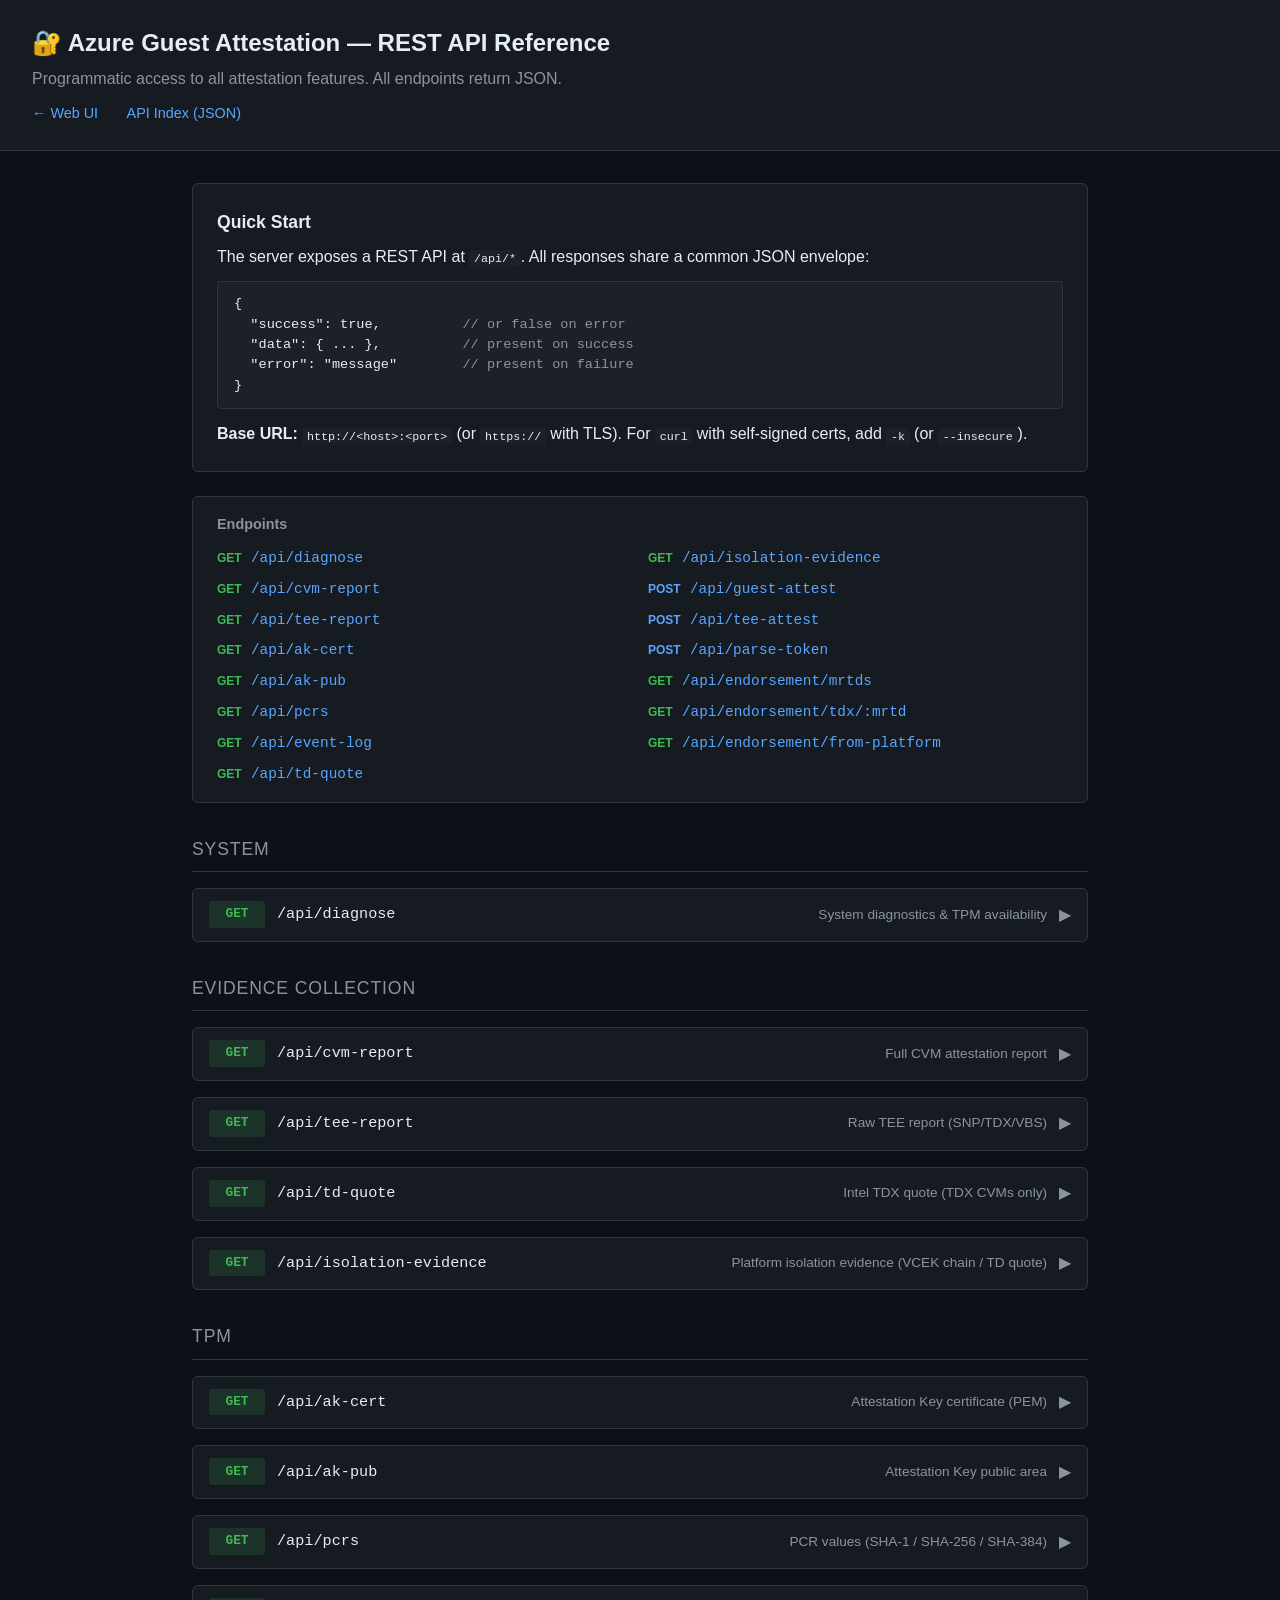
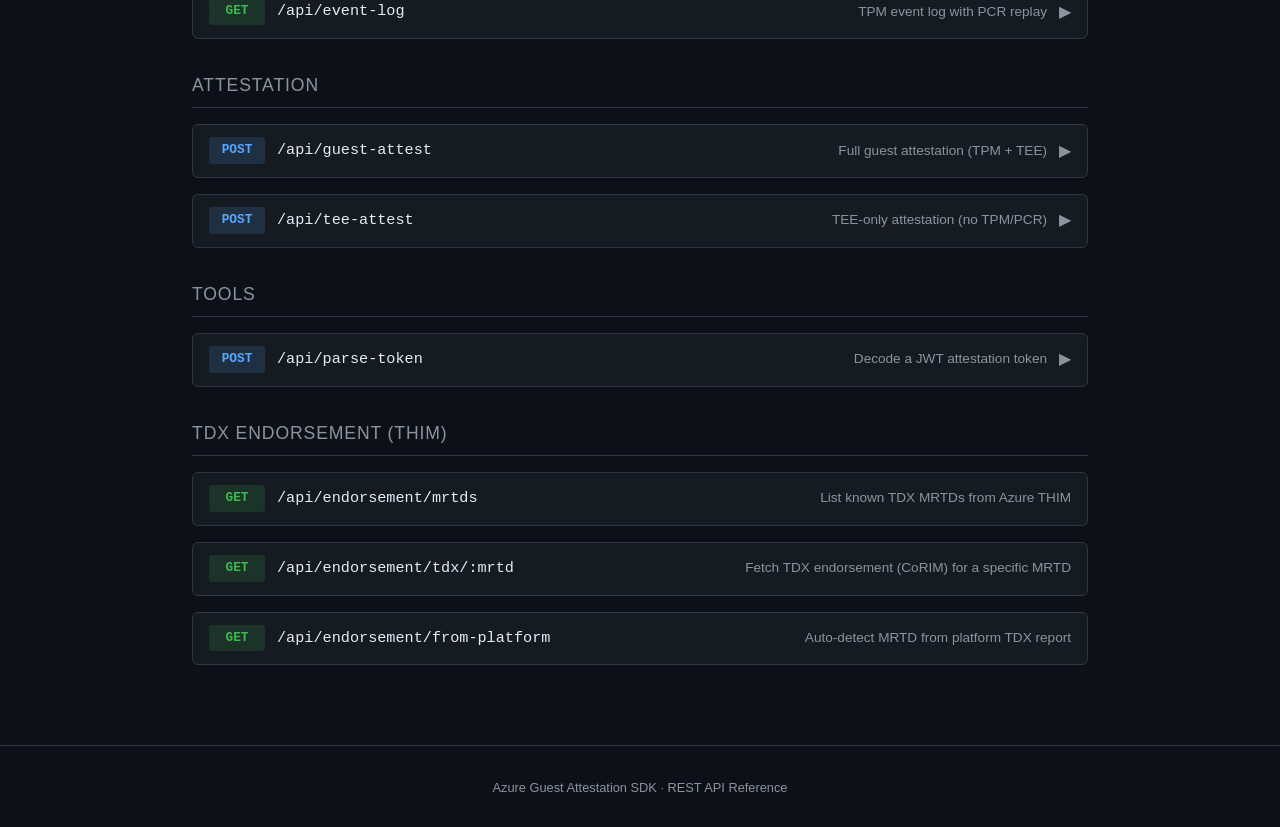
<file: tools/azure-guest-attest-web/static/api-docs.html>
<!DOCTYPE html>
<html lang="en">
<head>
    <meta charset="UTF-8">
    <meta name="viewport" content="width=device-width, initial-scale=1.0">
    <title>Azure Guest Attestation — REST API Reference</title>
    <style>
        :root {
            --bg: #0d1117;
            --bg-card: #161b22;
            --bg-code: #1c2128;
            --border: #30363d;
            --text: #e6edf3;
            --text-muted: #8b949e;
            --accent: #58a6ff;
            --accent-green: #3fb950;
            --accent-yellow: #d29922;
            --accent-orange: #f0883e;
            --accent-purple: #bc8cff;
            --method-get: #3fb950;
            --method-post: #58a6ff;
        }
        * { margin: 0; padding: 0; box-sizing: border-box; }
        body {
            font-family: -apple-system, BlinkMacSystemFont, "Segoe UI", Helvetica, Arial, sans-serif;
            background: var(--bg);
            color: var(--text);
            line-height: 1.6;
        }
        header {
            background: var(--bg-card);
            border-bottom: 1px solid var(--border);
            padding: 1.5rem 2rem;
        }
        header h1 { font-size: 1.5rem; }
        header p { color: var(--text-muted); margin-top: 0.25rem; }
        header .links { margin-top: 0.5rem; }
        header .links a {
            color: var(--accent);
            text-decoration: none;
            margin-right: 1.5rem;
            font-size: 0.9rem;
        }
        header .links a:hover { text-decoration: underline; }
        .container { max-width: 960px; margin: 0 auto; padding: 2rem; }
        .section-title {
            font-size: 1.1rem;
            color: var(--text-muted);
            text-transform: uppercase;
            letter-spacing: 0.05em;
            margin: 2rem 0 1rem;
            border-bottom: 1px solid var(--border);
            padding-bottom: 0.5rem;
        }
        .intro {
            background: var(--bg-card);
            border: 1px solid var(--border);
            border-radius: 6px;
            padding: 1.5rem;
            margin-bottom: 1.5rem;
        }
        .intro h2 { font-size: 1.1rem; margin-bottom: 0.5rem; }
        .intro code { background: var(--bg-code); padding: 0.15em 0.4em; border-radius: 3px; font-size: 0.9em; }
        .intro pre {
            background: var(--bg-code);
            border: 1px solid var(--border);
            border-radius: 4px;
            padding: 0.75rem 1rem;
            margin-top: 0.75rem;
            overflow-x: auto;
            font-size: 0.85rem;
            line-height: 1.5;
        }
        .endpoint {
            background: var(--bg-card);
            border: 1px solid var(--border);
            border-radius: 6px;
            margin-bottom: 1rem;
        }
        .endpoint-header {
            display: flex;
            align-items: center;
            gap: 0.75rem;
            padding: 0.75rem 1rem;
            cursor: pointer;
            user-select: none;
            border-bottom: 1px solid transparent;
        }
        .endpoint-header:hover { background: rgba(88,166,255,0.04); }
        .endpoint.open .endpoint-header { border-bottom-color: var(--border); }
        .method {
            font-family: monospace;
            font-weight: 700;
            font-size: 0.8rem;
            padding: 0.2rem 0.5rem;
            border-radius: 3px;
            min-width: 3.5rem;
            text-align: center;
            flex-shrink: 0;
        }
        .method-get { background: rgba(63,185,80,0.15); color: var(--method-get); }
        .method-post { background: rgba(88,166,255,0.15); color: var(--method-post); }
        .endpoint-path {
            font-family: monospace;
            font-size: 0.95rem;
            color: var(--text);
        }
        .endpoint-desc {
            color: var(--text-muted);
            font-size: 0.85rem;
            margin-left: auto;
        }
        .endpoint-arrow {
            color: var(--text-muted);
            transition: transform 0.15s;
            flex-shrink: 0;
        }
        .endpoint.open .endpoint-arrow { transform: rotate(90deg); }
        .endpoint-body {
            display: none;
            padding: 1rem;
        }
        .endpoint.open .endpoint-body { display: block; }
        .endpoint-body p { margin-bottom: 0.75rem; color: var(--text-muted); }
        .endpoint-body h4 {
            font-size: 0.85rem;
            color: var(--accent);
            margin: 1rem 0 0.5rem;
            text-transform: uppercase;
            letter-spacing: 0.04em;
        }
        .endpoint-body h4:first-child { margin-top: 0; }
        .params-table {
            width: 100%;
            border-collapse: collapse;
            font-size: 0.85rem;
            margin-bottom: 0.75rem;
        }
        .params-table th {
            text-align: left;
            padding: 0.4rem 0.6rem;
            border-bottom: 1px solid var(--border);
            color: var(--text-muted);
            font-weight: 600;
        }
        .params-table td {
            padding: 0.4rem 0.6rem;
            border-bottom: 1px solid var(--border);
            vertical-align: top;
        }
        .params-table td:first-child {
            font-family: monospace;
            color: var(--accent-yellow);
            white-space: nowrap;
        }
        .params-table .optional { color: var(--text-muted); font-style: italic; }
        .params-table .type-badge {
            font-family: monospace;
            font-size: 0.8em;
            color: var(--accent-purple);
        }
        pre.curl {
            background: var(--bg-code);
            border: 1px solid var(--border);
            border-radius: 4px;
            padding: 0.75rem 1rem;
            overflow-x: auto;
            font-size: 0.82rem;
            line-height: 1.5;
            position: relative;
        }
        pre.curl .comment { color: var(--text-muted); }
        .response-example {
            background: var(--bg-code);
            border: 1px solid var(--border);
            border-radius: 4px;
            padding: 0.75rem 1rem;
            overflow-x: auto;
            font-size: 0.82rem;
            line-height: 1.5;
        }
        .toc {
            background: var(--bg-card);
            border: 1px solid var(--border);
            border-radius: 6px;
            padding: 1rem 1.5rem;
            margin-bottom: 1.5rem;
        }
        .toc h3 { font-size: 0.9rem; margin-bottom: 0.5rem; color: var(--text-muted); }
        .toc ul { list-style: none; columns: 2; }
        .toc li { margin-bottom: 0.3rem; }
        .toc a {
            color: var(--accent);
            text-decoration: none;
            font-size: 0.9rem;
            font-family: monospace;
        }
        .toc a:hover { text-decoration: underline; }
        .toc .m { font-weight: 700; font-size: 0.75rem; margin-right: 0.3rem; }
        .toc .mg { color: var(--method-get); }
        .toc .mp { color: var(--method-post); }
        footer {
            text-align: center;
            color: var(--text-muted);
            font-size: 0.8rem;
            padding: 2rem;
            border-top: 1px solid var(--border);
            margin-top: 2rem;
        }
        @media (max-width: 640px) {
            .toc ul { columns: 1; }
            .endpoint-desc { display: none; }
        }
    </style>
</head>
<body>
    <header>
        <h1>🔐 Azure Guest Attestation — REST API Reference</h1>
        <p>Programmatic access to all attestation features. All endpoints return JSON.</p>
        <div class="links">
            <a href="/">← Web UI</a>
            <a href="/api">API Index (JSON)</a>
        </div>
    </header>

    <div class="container">
        <div class="intro">
            <h2>Quick Start</h2>
            <p>
                The server exposes a REST API at <code>/api/*</code>.
                All responses share a common JSON envelope:
            </p>
<pre>{
  "success": true,          <span style="color:var(--text-muted)">// or false on error</span>
  "data": { ... },          <span style="color:var(--text-muted)">// present on success</span>
  "error": "message"        <span style="color:var(--text-muted)">// present on failure</span>
}</pre>
            <p style="margin-top:0.75rem">
                <strong>Base URL:</strong> <code>http://&lt;host&gt;:&lt;port&gt;</code> (or <code>https://</code> with TLS).
                For <code>curl</code> with self-signed certs, add <code>-k</code> (or <code>--insecure</code>).
            </p>
        </div>

        <!-- Table of Contents -->
        <div class="toc">
            <h3>Endpoints</h3>
            <ul>
                <li><span class="m mg">GET</span>  <a href="#ep-diagnose">/api/diagnose</a></li>
                <li><span class="m mg">GET</span>  <a href="#ep-cvm-report">/api/cvm-report</a></li>
                <li><span class="m mg">GET</span>  <a href="#ep-tee-report">/api/tee-report</a></li>
                <li><span class="m mg">GET</span>  <a href="#ep-ak-cert">/api/ak-cert</a></li>
                <li><span class="m mg">GET</span>  <a href="#ep-ak-pub">/api/ak-pub</a></li>
                <li><span class="m mg">GET</span>  <a href="#ep-pcrs">/api/pcrs</a></li>
                <li><span class="m mg">GET</span>  <a href="#ep-event-log">/api/event-log</a></li>
                <li><span class="m mg">GET</span>  <a href="#ep-td-quote">/api/td-quote</a></li>
                <li><span class="m mg">GET</span>  <a href="#ep-isolation-evidence">/api/isolation-evidence</a></li>
                <li><span class="m mp">POST</span> <a href="#ep-guest-attest">/api/guest-attest</a></li>
                <li><span class="m mp">POST</span> <a href="#ep-tee-attest">/api/tee-attest</a></li>
                <li><span class="m mp">POST</span> <a href="#ep-parse-token">/api/parse-token</a></li>
                <li><span class="m mg">GET</span>  <a href="#ep-endorsement-mrtds">/api/endorsement/mrtds</a></li>
                <li><span class="m mg">GET</span>  <a href="#ep-endorsement-tdx">/api/endorsement/tdx/:mrtd</a></li>
                <li><span class="m mg">GET</span>  <a href="#ep-endorsement-platform">/api/endorsement/from-platform</a></li>
            </ul>
        </div>

        <!-- ============================================================ -->
        <div class="section-title">System</div>

        <div class="endpoint" id="ep-diagnose">
            <div class="endpoint-header" onclick="toggle(this)">
                <span class="method method-get">GET</span>
                <span class="endpoint-path">/api/diagnose</span>
                <span class="endpoint-desc">System diagnostics &amp; TPM availability</span>
                <span class="endpoint-arrow">▶</span>
            </div>
            <div class="endpoint-body">
                <p>Check OS platform, TPM availability, and CVM type detection. No parameters required.</p>
                <h4>Example</h4>
<pre class="curl"><span class="comment"># curl</span>
curl -s http://localhost:8080/api/diagnose | jq .

<span class="comment"># PowerShell</span>
Invoke-RestMethod http://localhost:8080/api/diagnose | ConvertTo-Json</pre>
                <h4>Response</h4>
<pre class="response-example">{
  "success": true,
  "data": {
    "os": "linux",
    "arch": "x86_64",
    "tpm_available": true,
    "tpm_status": "TPM opened successfully",
    "cvm_type": "SnpVmReport"
  }
}</pre>
            </div>
        </div>

        <!-- ============================================================ -->
        <div class="section-title">Evidence Collection</div>

        <div class="endpoint" id="ep-cvm-report">
            <div class="endpoint-header" onclick="toggle(this)">
                <span class="method method-get">GET</span>
                <span class="endpoint-path">/api/cvm-report</span>
                <span class="endpoint-desc">Full CVM attestation report</span>
                <span class="endpoint-arrow">▶</span>
            </div>
            <div class="endpoint-body">
                <p>Fetch the full CVM attestation report from the TPM NV index: report header, TEE report (SNP/TDX/VBS), and runtime claims.</p>
                <h4>Query Parameters</h4>
                <table class="params-table">
                    <tr><th>Name</th><th>Type</th><th>Description</th></tr>
                    <tr>
                        <td>user_data</td>
                        <td><span class="type-badge">string</span></td>
                        <td class="optional">Optional. Formats: <code>hex:deadbeef</code>, <code>utf8:hello</code>, or raw hex string. ≤64 bytes.</td>
                    </tr>
                </table>
                <h4>Example</h4>
<pre class="curl"><span class="comment"># Without user data</span>
curl -s http://localhost:8080/api/cvm-report | jq .

<span class="comment"># With hex user data</span>
curl -s "http://localhost:8080/api/cvm-report?user_data=hex:deadbeef" | jq .

<span class="comment"># With UTF-8 user data</span>
curl -s "http://localhost:8080/api/cvm-report?user_data=utf8:hello" | jq .</pre>
                <h4>Response Fields</h4>
                <table class="params-table">
                    <tr><th>Field</th><th>Type</th><th>Description</th></tr>
                    <tr><td>report_header</td><td><span class="type-badge">object</span></td><td>Signature, version, size, request type, status</td></tr>
                    <tr><td>runtime_claims_header</td><td><span class="type-badge">object</span></td><td>Data size, version, report type, hash type</td></tr>
                    <tr><td>tee_report_pretty</td><td><span class="type-badge">string</span></td><td>Human-readable TEE report fields</td></tr>
                    <tr><td>tee_report_hex</td><td><span class="type-badge">string</span></td><td>Raw TEE report as hex</td></tr>
                    <tr><td>runtime_claims</td><td><span class="type-badge">object</span></td><td>Parsed runtime claims JSON (if present)</td></tr>
                </table>
            </div>
        </div>

        <div class="endpoint" id="ep-tee-report">
            <div class="endpoint-header" onclick="toggle(this)">
                <span class="method method-get">GET</span>
                <span class="endpoint-path">/api/tee-report</span>
                <span class="endpoint-desc">Raw TEE report (SNP/TDX/VBS)</span>
                <span class="endpoint-arrow">▶</span>
            </div>
            <div class="endpoint-body">
                <p>Fetch and parse the raw TEE-specific report. Returns parsed fields and hex encoding.</p>
                <h4>Query Parameters</h4>
                <table class="params-table">
                    <tr><th>Name</th><th>Type</th><th>Description</th></tr>
                    <tr>
                        <td>user_data</td>
                        <td><span class="type-badge">string</span></td>
                        <td class="optional">Optional. Same format as /api/cvm-report.</td>
                    </tr>
                </table>
                <h4>Example</h4>
<pre class="curl">curl -s http://localhost:8080/api/tee-report | jq .data.pretty</pre>
                <h4>Response Fields</h4>
                <table class="params-table">
                    <tr><th>Field</th><th>Type</th><th>Description</th></tr>
                    <tr><td>report_type</td><td><span class="type-badge">string</span></td><td>"SnpVmReport", "TdxVmReport", or "VbsVmReport"</td></tr>
                    <tr><td>raw_hex</td><td><span class="type-badge">string</span></td><td>Raw report bytes as hex</td></tr>
                    <tr><td>size_bytes</td><td><span class="type-badge">number</span></td><td>Report size in bytes</td></tr>
                    <tr><td>pretty</td><td><span class="type-badge">string</span></td><td>Human-readable parsed fields</td></tr>
                </table>
            </div>
        </div>

        <div class="endpoint" id="ep-td-quote">
            <div class="endpoint-header" onclick="toggle(this)">
                <span class="method method-get">GET</span>
                <span class="endpoint-path">/api/td-quote</span>
                <span class="endpoint-desc">Intel TDX quote (TDX CVMs only)</span>
                <span class="endpoint-arrow">▶</span>
            </div>
            <div class="endpoint-body">
                <p>Fetch and parse an Intel TDX quote from the platform via IMDS. Only available on TDX CVMs.</p>
                <h4>Example</h4>
<pre class="curl">curl -s http://localhost:8080/api/td-quote | jq .</pre>
                <h4>Response Fields</h4>
                <table class="params-table">
                    <tr><th>Field</th><th>Type</th><th>Description</th></tr>
                    <tr><td>hex</td><td><span class="type-badge">string</span></td><td>Quote bytes as hex</td></tr>
                    <tr><td>base64</td><td><span class="type-badge">string</span></td><td>Quote bytes as base64</td></tr>
                    <tr><td>size_bytes</td><td><span class="type-badge">number</span></td><td>Quote size</td></tr>
                    <tr><td>pretty</td><td><span class="type-badge">string</span></td><td>Parsed quote fields (if parseable)</td></tr>
                </table>
            </div>
        </div>

        <div class="endpoint" id="ep-isolation-evidence">
            <div class="endpoint-header" onclick="toggle(this)">
                <span class="method method-get">GET</span>
                <span class="endpoint-path">/api/isolation-evidence</span>
                <span class="endpoint-desc">Platform isolation evidence (VCEK chain / TD quote)</span>
                <span class="endpoint-arrow">▶</span>
            </div>
            <div class="endpoint-body">
                <p>Fetch platform isolation evidence: VCEK certificate chain (SNP) or TD Quote (TDX). Used by attestation providers to verify the TEE.</p>
                <h4>Example</h4>
<pre class="curl">curl -s http://localhost:8080/api/isolation-evidence | jq .data.type</pre>
                <h4>Response Fields</h4>
                <table class="params-table">
                    <tr><th>Field</th><th>Type</th><th>Description</th></tr>
                    <tr><td>type</td><td><span class="type-badge">string</span></td><td>"SNP VCEK Chain" or "TDX TD Quote"</td></tr>
                    <tr><td>hex</td><td><span class="type-badge">string</span></td><td>Evidence bytes as hex</td></tr>
                    <tr><td>base64</td><td><span class="type-badge">string</span></td><td>Evidence bytes as base64</td></tr>
                    <tr><td>size_bytes</td><td><span class="type-badge">number</span></td><td>Evidence size</td></tr>
                </table>
            </div>
        </div>

        <!-- ============================================================ -->
        <div class="section-title">TPM</div>

        <div class="endpoint" id="ep-ak-cert">
            <div class="endpoint-header" onclick="toggle(this)">
                <span class="method method-get">GET</span>
                <span class="endpoint-path">/api/ak-cert</span>
                <span class="endpoint-desc">Attestation Key certificate (PEM)</span>
                <span class="endpoint-arrow">▶</span>
            </div>
            <div class="endpoint-body">
                <p>Fetch the Attestation Key certificate from the TPM NV index. Returns PEM and base64 encodings.</p>
                <h4>Example</h4>
<pre class="curl"><span class="comment"># Get full JSON</span>
curl -s http://localhost:8080/api/ak-cert | jq .

<span class="comment"># Save PEM to file</span>
curl -s http://localhost:8080/api/ak-cert | jq -r .data.pem &gt; ak-cert.pem

<span class="comment"># Inspect with openssl</span>
curl -s http://localhost:8080/api/ak-cert | jq -r .data.pem | openssl x509 -text -noout</pre>
                <h4>Response Fields</h4>
                <table class="params-table">
                    <tr><th>Field</th><th>Type</th><th>Description</th></tr>
                    <tr><td>pem</td><td><span class="type-badge">string</span></td><td>Certificate in PEM format</td></tr>
                    <tr><td>base64</td><td><span class="type-badge">string</span></td><td>DER bytes as base64</td></tr>
                    <tr><td>size_bytes</td><td><span class="type-badge">number</span></td><td>DER certificate size</td></tr>
                </table>
            </div>
        </div>

        <div class="endpoint" id="ep-ak-pub">
            <div class="endpoint-header" onclick="toggle(this)">
                <span class="method method-get">GET</span>
                <span class="endpoint-path">/api/ak-pub</span>
                <span class="endpoint-desc">Attestation Key public area</span>
                <span class="endpoint-arrow">▶</span>
            </div>
            <div class="endpoint-body">
                <p>Fetch the Attestation Key public area (TPM2B_PUBLIC) from the TPM.</p>
                <h4>Example</h4>
<pre class="curl">curl -s http://localhost:8080/api/ak-pub | jq .data</pre>
                <h4>Response Fields</h4>
                <table class="params-table">
                    <tr><th>Field</th><th>Type</th><th>Description</th></tr>
                    <tr><td>hex</td><td><span class="type-badge">string</span></td><td>Public area bytes as hex</td></tr>
                    <tr><td>size_bytes</td><td><span class="type-badge">number</span></td><td>Public area size</td></tr>
                </table>
            </div>
        </div>

        <div class="endpoint" id="ep-pcrs">
            <div class="endpoint-header" onclick="toggle(this)">
                <span class="method method-get">GET</span>
                <span class="endpoint-path">/api/pcrs</span>
                <span class="endpoint-desc">PCR values (SHA-1 / SHA-256 / SHA-384)</span>
                <span class="endpoint-arrow">▶</span>
            </div>
            <div class="endpoint-body">
                <p>Read Platform Configuration Register values from the TPM across all available hash banks.</p>
                <h4>Query Parameters</h4>
                <table class="params-table">
                    <tr><th>Name</th><th>Type</th><th>Description</th></tr>
                    <tr>
                        <td>indices</td>
                        <td><span class="type-badge">string</span></td>
                        <td class="optional">Optional. Comma-separated PCR indices. Default: 0-23.</td>
                    </tr>
                </table>
                <h4>Example</h4>
<pre class="curl"><span class="comment"># All PCRs</span>
curl -s http://localhost:8080/api/pcrs | jq .

<span class="comment"># Specific PCRs</span>
curl -s "http://localhost:8080/api/pcrs?indices=0,1,4,7" | jq .

<span class="comment"># Just SHA-256 bank</span>
curl -s http://localhost:8080/api/pcrs | jq '.data.banks["SHA-256"]'</pre>
                <h4>Response Fields</h4>
                <table class="params-table">
                    <tr><th>Field</th><th>Type</th><th>Description</th></tr>
                    <tr><td>banks</td><td><span class="type-badge">object</span></td><td>Map of hash algorithm → { "PCR[i]": "hex_digest" }</td></tr>
                    <tr><td>notes</td><td><span class="type-badge">string[]</span></td><td>Errors for unsupported banks (if any)</td></tr>
                </table>
            </div>
        </div>

        <div class="endpoint" id="ep-event-log">
            <div class="endpoint-header" onclick="toggle(this)">
                <span class="method method-get">GET</span>
                <span class="endpoint-path">/api/event-log</span>
                <span class="endpoint-desc">TPM event log with PCR replay</span>
                <span class="endpoint-arrow">▶</span>
            </div>
            <div class="endpoint-body">
                <p>Parse the platform TPM event log and replay PCR values. Reads from standard OS locations
                   (<code>/sys/kernel/security/tpm0/binary_bios_measurements</code> on Linux,
                    <code>C:\Windows\Logs\MeasuredBoot\*.log</code> on Windows).</p>
                <h4>Example</h4>
<pre class="curl"><span class="comment"># Full log</span>
curl -s http://localhost:8080/api/event-log | jq .

<span class="comment"># Event count only</span>
curl -s http://localhost:8080/api/event-log | jq .data.event_count

<span class="comment"># Replayed PCR values</span>
curl -s http://localhost:8080/api/event-log | jq .data.replayed_pcrs_sha256</pre>
                <h4>Response Fields</h4>
                <table class="params-table">
                    <tr><th>Field</th><th>Type</th><th>Description</th></tr>
                    <tr><td>event_count</td><td><span class="type-badge">number</span></td><td>Total events parsed</td></tr>
                    <tr><td>events</td><td><span class="type-badge">array</span></td><td>Array of { pcr_index, event_type, event_type_name, digest_hex, event_data_size }</td></tr>
                    <tr><td>replayed_pcrs_sha256</td><td><span class="type-badge">object</span></td><td>PCR values replayed from events using SHA-256</td></tr>
                </table>
            </div>
        </div>

        <!-- ============================================================ -->
        <div class="section-title">Attestation</div>

        <div class="endpoint" id="ep-guest-attest">
            <div class="endpoint-header" onclick="toggle(this)">
                <span class="method method-post">POST</span>
                <span class="endpoint-path">/api/guest-attest</span>
                <span class="endpoint-desc">Full guest attestation (TPM + TEE)</span>
                <span class="endpoint-arrow">▶</span>
            </div>
            <div class="endpoint-body">
                <p>Perform full guest attestation: collect CVM + device evidence, build an attestation report, and submit to a provider.
                   Returns a JWT token (MAA) or echo (loopback).</p>
                <h4>Request Body (JSON)</h4>
                <table class="params-table">
                    <tr><th>Field</th><th>Type</th><th>Default</th><th>Description</th></tr>
                    <tr>
                        <td>provider</td>
                        <td><span class="type-badge">string</span></td>
                        <td><code>"loopback"</code></td>
                        <td><code>"loopback"</code> (echo) or <code>"maa"</code> (Azure Attestation)</td>
                    </tr>
                    <tr>
                        <td>endpoint</td>
                        <td><span class="type-badge">string</span></td>
                        <td class="optional">—</td>
                        <td>MAA endpoint URL (required when provider is <code>"maa"</code>)</td>
                    </tr>
                    <tr>
                        <td>client_payload</td>
                        <td><span class="type-badge">string</span></td>
                        <td class="optional">—</td>
                        <td>Optional JSON string of key-value pairs</td>
                    </tr>
                    <tr>
                        <td>pcr_indices</td>
                        <td><span class="type-badge">number[]</span></td>
                        <td class="optional">OS default</td>
                        <td>PCR indices to include in attestation</td>
                    </tr>
                    <tr>
                        <td>decode_token</td>
                        <td><span class="type-badge">boolean</span></td>
                        <td><code>false</code></td>
                        <td>Decode the returned JWT and include header/payload</td>
                    </tr>
                </table>
                <h4>Example</h4>
<pre class="curl"><span class="comment"># Loopback (echo) — for testing</span>
curl -s -X POST http://localhost:8080/api/guest-attest \
  -H "Content-Type: application/json" \
  -d '{"provider":"loopback","decode_token":true}' | jq .

<span class="comment"># MAA attestation</span>
curl -s -X POST http://localhost:8080/api/guest-attest \
  -H "Content-Type: application/json" \
  -d '{
    "provider": "maa",
    "endpoint": "https://sharedweu.weu.attest.azure.net",
    "decode_token": true
  }' | jq .

<span class="comment"># PowerShell</span>
$body = @{
    provider = "maa"
    endpoint = "https://sharedweu.weu.attest.azure.net"
    decode_token = $true
} | ConvertTo-Json
Invoke-RestMethod -Method Post -Uri http://localhost:8080/api/guest-attest `
  -ContentType "application/json" -Body $body | ConvertTo-Json -Depth 10</pre>
                <h4>Response Fields</h4>
                <table class="params-table">
                    <tr><th>Field</th><th>Type</th><th>Description</th></tr>
                    <tr><td>pcrs</td><td><span class="type-badge">object</span></td><td>PCR values included in the attestation</td></tr>
                    <tr><td>request_json</td><td><span class="type-badge">string</span></td><td>Raw JSON request sent to the provider</td></tr>
                    <tr><td>encoded_request</td><td><span class="type-badge">string</span></td><td>Base64-encoded request</td></tr>
                    <tr><td>token</td><td><span class="type-badge">string</span></td><td>JWT token returned by the provider</td></tr>
                    <tr><td>decrypted</td><td><span class="type-badge">boolean</span></td><td>Whether the token was decrypted from JWE envelope</td></tr>
                    <tr><td>token_header</td><td><span class="type-badge">object</span></td><td>Decoded JWT header (when decode_token=true)</td></tr>
                    <tr><td>token_payload</td><td><span class="type-badge">object</span></td><td>Decoded JWT payload / claims (when decode_token=true)</td></tr>
                </table>
            </div>
        </div>

        <div class="endpoint" id="ep-tee-attest">
            <div class="endpoint-header" onclick="toggle(this)">
                <span class="method method-post">POST</span>
                <span class="endpoint-path">/api/tee-attest</span>
                <span class="endpoint-desc">TEE-only attestation (no TPM/PCR)</span>
                <span class="endpoint-arrow">▶</span>
            </div>
            <div class="endpoint-body">
                <p>Perform TEE-only platform attestation without TPM/PCR evidence.
                   Sends SNP report + VCEK chain or TDX quote directly to an MAA platform endpoint.</p>
                <h4>Request Body (JSON)</h4>
                <table class="params-table">
                    <tr><th>Field</th><th>Type</th><th>Default</th><th>Description</th></tr>
                    <tr>
                        <td>endpoint</td>
                        <td><span class="type-badge">string</span></td>
                        <td><code>"https://sharedweu..."</code></td>
                        <td>MAA platform endpoint URL</td>
                    </tr>
                    <tr>
                        <td>decode_token</td>
                        <td><span class="type-badge">boolean</span></td>
                        <td><code>false</code></td>
                        <td>Decode the returned JWT</td>
                    </tr>
                </table>
                <h4>Example</h4>
<pre class="curl">curl -s -X POST http://localhost:8080/api/tee-attest \
  -H "Content-Type: application/json" \
  -d '{
    "endpoint": "https://sharedweu.weu.attest.azure.net",
    "decode_token": true
  }' | jq .</pre>
                <h4>Response Fields</h4>
                <table class="params-table">
                    <tr><th>Field</th><th>Type</th><th>Description</th></tr>
                    <tr><td>request_json</td><td><span class="type-badge">string</span></td><td>Raw JSON request sent to MAA</td></tr>
                    <tr><td>token</td><td><span class="type-badge">string</span></td><td>JWT token returned by MAA</td></tr>
                    <tr><td>token_header</td><td><span class="type-badge">object</span></td><td>Decoded JWT header</td></tr>
                    <tr><td>token_payload</td><td><span class="type-badge">object</span></td><td>Decoded JWT payload / claims</td></tr>
                </table>
            </div>
        </div>

        <!-- ============================================================ -->
        <div class="section-title">Tools</div>

        <div class="endpoint" id="ep-parse-token">
            <div class="endpoint-header" onclick="toggle(this)">
                <span class="method method-post">POST</span>
                <span class="endpoint-path">/api/parse-token</span>
                <span class="endpoint-desc">Decode a JWT attestation token</span>
                <span class="endpoint-arrow">▶</span>
            </div>
            <div class="endpoint-body">
                <p>Decode a JWT attestation token into its header and payload. No TPM required — pure parsing.
                   Useful for inspecting tokens obtained from other sources.</p>
                <h4>Request Body (JSON)</h4>
                <table class="params-table">
                    <tr><th>Field</th><th>Type</th><th>Description</th></tr>
                    <tr>
                        <td>token</td>
                        <td><span class="type-badge">string</span></td>
                        <td>The JWT string to decode (required)</td>
                    </tr>
                </table>
                <h4>Example</h4>
<pre class="curl">curl -s -X POST http://localhost:8080/api/parse-token \
  -H "Content-Type: application/json" \
  -d '{"token":"eyJhbGciOi..."}' | jq .</pre>
                <h4>Response Fields</h4>
                <table class="params-table">
                    <tr><th>Field</th><th>Type</th><th>Description</th></tr>
                    <tr><td>header</td><td><span class="type-badge">object</span></td><td>JWT header (alg, kid, typ, …)</td></tr>
                    <tr><td>payload</td><td><span class="type-badge">object</span></td><td>JWT payload / claims</td></tr>
                </table>
            </div>
        </div>

        <!-- ============================================================ -->
        <div class="section-title">TDX Endorsement (THIM)</div>

        <div class="endpoint" id="ep-endorsement-mrtds">
            <div class="endpoint-header" onclick="toggle(this)">
                <span class="method method-get">GET</span>
                <span class="endpoint-path">/api/endorsement/mrtds</span>
                <span class="endpoint-desc">List known TDX MRTDs from Azure THIM</span>
            </div>
            <div class="endpoint-body">
                <p>Queries the Azure Trusted Hardware Identity Management (THIM) service for all known endorsed TDX MRTD values (SHA-384 measurement hashes).</p>
                <h4>Query Parameters</h4>
                <table class="params-table">
                    <tr><th>Param</th><th>Type</th><th>Description</th></tr>
                    <tr><td>region</td><td><span class="type-badge">string</span></td><td>Azure region (default: <code>westus</code>)</td></tr>
                </table>
<pre class="curl">curl -s http://localhost:8080/api/endorsement/mrtds | jq .
curl -s http://localhost:8080/api/endorsement/mrtds?region=eastus | jq .</pre>
                <h4>Response Fields</h4>
                <table class="params-table">
                    <tr><th>Field</th><th>Type</th><th>Description</th></tr>
                    <tr><td>count</td><td><span class="type-badge">number</span></td><td>Number of MRTDs returned</td></tr>
                    <tr><td>mrtds</td><td><span class="type-badge">string[]</span></td><td>Array of uppercase hex MRTD values (96 chars each)</td></tr>
                </table>
            </div>
        </div>

        <div class="endpoint" id="ep-endorsement-tdx">
            <div class="endpoint-header" onclick="toggle(this)">
                <span class="method method-get">GET</span>
                <span class="endpoint-path">/api/endorsement/tdx/:mrtd</span>
                <span class="endpoint-desc">Fetch TDX endorsement (CoRIM) for a specific MRTD</span>
            </div>
            <div class="endpoint-body">
                <p>Fetches the COSE/CoRIM endorsement binary for a specific MRTD value from THIM. The response includes the base64-encoded endorsement payload.</p>
                <h4>Path Parameters</h4>
                <table class="params-table">
                    <tr><th>Param</th><th>Type</th><th>Description</th></tr>
                    <tr><td>mrtd</td><td><span class="type-badge">string</span></td><td>96-character uppercase hex MRTD value</td></tr>
                </table>
                <h4>Query Parameters</h4>
                <table class="params-table">
                    <tr><th>Param</th><th>Type</th><th>Description</th></tr>
                    <tr><td>region</td><td><span class="type-badge">string</span></td><td>Azure region (default: <code>westus</code>)</td></tr>
                </table>
<pre class="curl">curl -s http://localhost:8080/api/endorsement/tdx/6954FB6A...E37E8 | jq .</pre>
                <h4>Response Fields</h4>
                <table class="params-table">
                    <tr><th>Field</th><th>Type</th><th>Description</th></tr>
                    <tr><td>mrtd</td><td><span class="type-badge">string</span></td><td>The MRTD value (uppercase hex)</td></tr>
                    <tr><td>content_type</td><td><span class="type-badge">string</span></td><td>Content type from THIM (e.g. <code>application/cose</code>)</td></tr>
                    <tr><td>size_bytes</td><td><span class="type-badge">number</span></td><td>Size of the endorsement payload</td></tr>
                    <tr><td>base64</td><td><span class="type-badge">string</span></td><td>Base64-encoded endorsement binary</td></tr>
                </table>
            </div>
        </div>

        <div class="endpoint" id="ep-endorsement-platform">
            <div class="endpoint-header" onclick="toggle(this)">
                <span class="method method-get">GET</span>
                <span class="endpoint-path">/api/endorsement/from-platform</span>
                <span class="endpoint-desc">Auto-detect MRTD from platform TDX report</span>
            </div>
            <div class="endpoint-body">
                <p>Reads the TDX report from the platform TPM, extracts the <code>mr_td</code> field, and fetches the corresponding endorsement from THIM. Only works on TDX CVMs.</p>
                <h4>Query Parameters</h4>
                <table class="params-table">
                    <tr><th>Param</th><th>Type</th><th>Description</th></tr>
                    <tr><td>region</td><td><span class="type-badge">string</span></td><td>Azure region (default: <code>westus</code>)</td></tr>
                </table>
<pre class="curl">curl -s http://localhost:8080/api/endorsement/from-platform | jq .</pre>
                <h4>Response Fields</h4>
                <table class="params-table">
                    <tr><th>Field</th><th>Type</th><th>Description</th></tr>
                    <tr><td>mrtd</td><td><span class="type-badge">string</span></td><td>Extracted MRTD from the platform report</td></tr>
                    <tr><td>content_type</td><td><span class="type-badge">string</span></td><td>Content type from THIM</td></tr>
                    <tr><td>size_bytes</td><td><span class="type-badge">number</span></td><td>Size of the endorsement payload</td></tr>
                    <tr><td>base64</td><td><span class="type-badge">string</span></td><td>Base64-encoded endorsement binary</td></tr>
                </table>
            </div>
        </div>
    </div>

    <footer>
        Azure Guest Attestation SDK · REST API Reference
    </footer>

    <script>
    function toggle(header) {
        header.closest('.endpoint').classList.toggle('open');
    }
    // Open endpoint if navigated via anchor
    const hash = window.location.hash;
    if (hash) {
        const el = document.querySelector(hash);
        if (el && el.classList.contains('endpoint')) el.classList.add('open');
    }
    </script>
</body>
</html>
</file>
